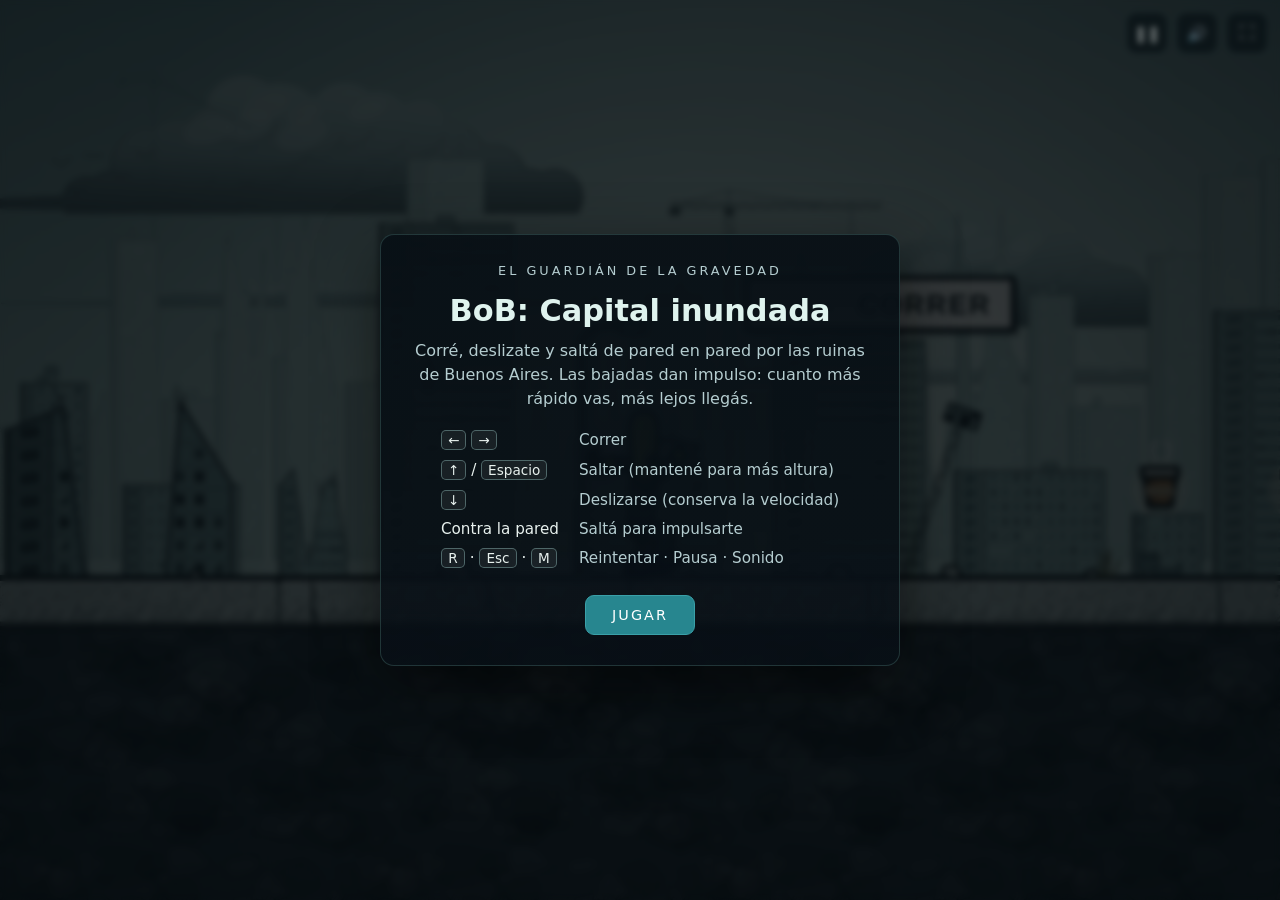
<file: JUEGO/bob/index.html>
<!DOCTYPE html>
<html lang="es">
<head>
  <meta charset="utf-8">
  <meta name="viewport" content="width=device-width, initial-scale=1, maximum-scale=1, user-scalable=no">
  <title>BoB — Aventura | El Guardián de la Gravedad</title>
  <link rel="stylesheet" href="style.css">
</head>
<body>
  <div id="stage">
    <canvas id="c" aria-label="Juego de BoB"></canvas>

    <div class="top-btns">
      <button id="btn-pause" title="Pausa (Esc)" aria-label="Pausa">❚❚</button>
      <button id="btn-mute" title="Sonido (M)" aria-label="Sonido" aria-pressed="false">🔊</button>
      <button id="btn-full" title="Pantalla completa" aria-label="Pantalla completa">⛶</button>
    </div>

    <div class="touch" aria-hidden="true">
      <div class="tgroup">
        <button class="tbtn" data-act="left">◀</button>
        <button class="tbtn" data-act="right">▶</button>
      </div>
      <div class="tgroup">
        <button class="tbtn" data-act="down">▼</button>
        <button class="tbtn big" data-act="jump">▲</button>
      </div>
    </div>

    <div id="ov" class="ov">
      <div class="panel" data-for="title">
        <p class="kicker">El Guardián de la Gravedad</p>
        <h1>BoB: Capital inundada</h1>
        <p>Corré, deslizate y saltá de pared en pared por las ruinas de Buenos Aires. Las bajadas dan impulso: cuanto más rápido vas, más lejos llegás.</p>
        <table class="keys">
          <tr><td><kbd>←</kbd> <kbd>→</kbd></td><td>Correr</td></tr>
          <tr><td><kbd>↑</kbd> / <kbd>Espacio</kbd></td><td>Saltar (mantené para más altura)</td></tr>
          <tr><td><kbd>↓</kbd></td><td>Deslizarse (conserva la velocidad)</td></tr>
          <tr><td>Contra la pared</td><td>Saltá para impulsarte</td></tr>
          <tr><td><kbd>R</kbd> · <kbd>Esc</kbd> · <kbd>M</kbd></td><td>Reintentar · Pausa · Sonido</td></tr>
        </table>
        <button id="btn-start" class="primary">Jugar</button>
      </div>

      <div class="panel" data-for="pause">
        <h1>Pausa</h1>
        <button id="btn-resume" class="primary">Continuar</button>
        <button id="btn-restart">Reiniciar nivel</button>
      </div>

      <div class="panel" data-for="done">
        <p class="kicker">Nivel completado</p>
        <h1>¡Llegaste a la F.E.M.S.!</h1>
        <table class="stats">
          <tr><td>Tiempo</td><td id="r-time">–</td></tr>
          <tr><td>Cafés</td><td id="r-beans">–</td></tr>
          <tr><td>Caídas al agua</td><td id="r-deaths">–</td></tr>
        </table>
        <p id="r-best" class="best"></p>
        <button id="btn-again" class="primary">Jugar de nuevo</button>
      </div>
    </div>
  </div>

  <script src="physics.js"></script>
  <script src="levels.js"></script>
  <script src="backdrop.js"></script>
  <script src="render.js"></script>
  <script src="character.js"></script>
  <script src="animations.js"></script>
  <script src="sprites/manifest.js"></script>
  <script src="sprites.js"></script>
  <script src="animator.js"></script>
  <script src="game.js"></script>
</body>
</html>
</file>
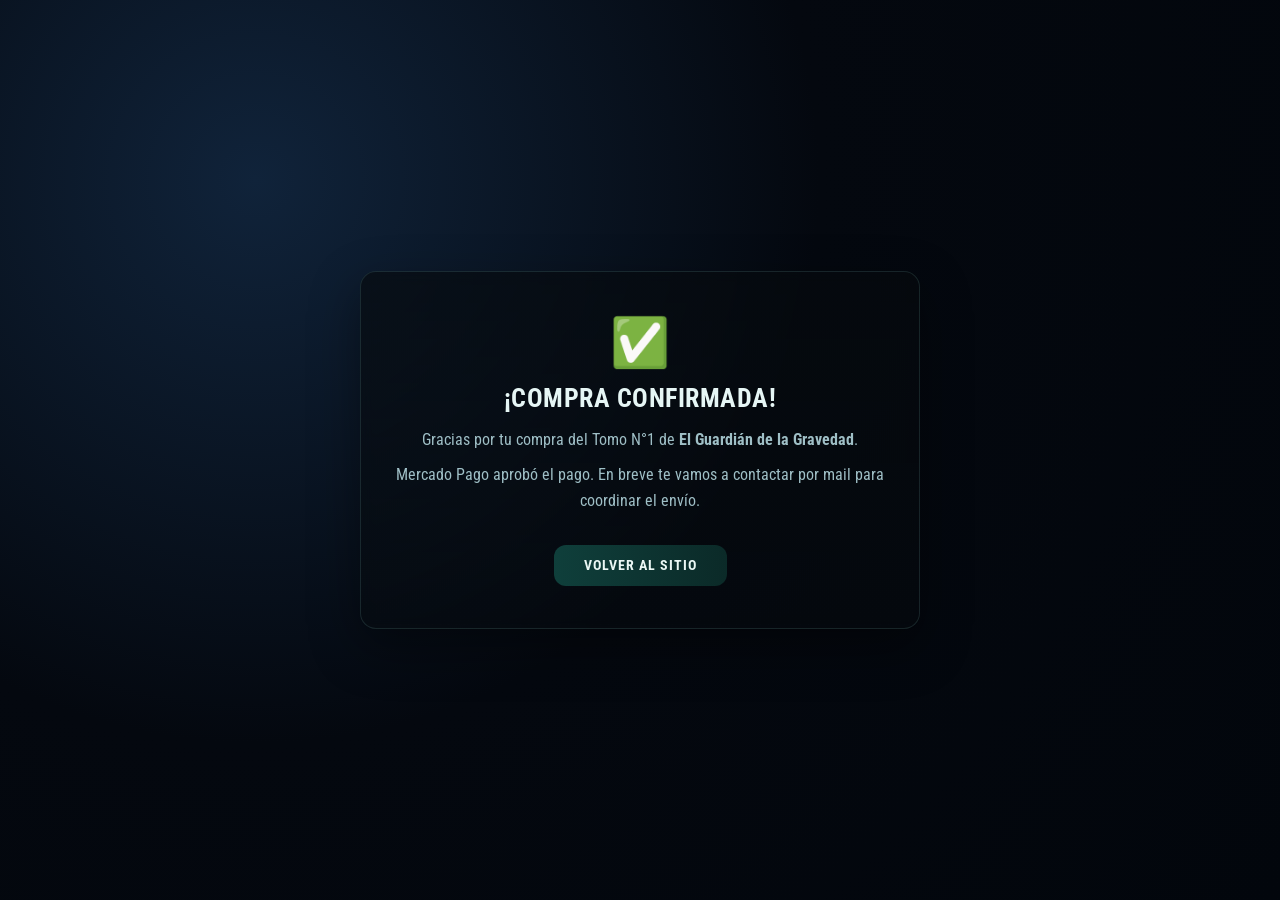
<file: compra-exitosa.html>
<!DOCTYPE html>
<html lang="es">
<head>
  <meta charset="utf-8" />
  <meta name="viewport" content="width=device-width,initial-scale=1" />
  <title>¡Compra confirmada! — El Guardián de la Gravedad</title>
  <link rel="icon" href="favicon.ico" sizes="any">
  <link rel="preconnect" href="https://fonts.googleapis.com">
  <link rel="preconnect" href="https://fonts.gstatic.com" crossorigin>
  <link href="https://fonts.googleapis.com/css2?family=Roboto+Condensed:wght@300;400;700&display=swap" rel="stylesheet">
  <style>
    *{box-sizing:border-box;margin:0;padding:0}
    html,body{height:100%}
    body{
      font-family:'Roboto Condensed',sans-serif;
      background:radial-gradient(circle at 20% 20%, #10233a 0%, #04080f 45%, #02060c 100%);
      color:#cfdde7;
      display:flex;align-items:center;justify-content:center;
      min-height:100%;padding:24px;
      -webkit-font-smoothing:antialiased;
    }
    .card{
      max-width:560px;width:100%;text-align:center;
      background:linear-gradient(180deg,rgba(6,10,14,0.66),rgba(6,10,14,0.5));
      border:1px solid rgba(110,168,161,0.18);
      border-radius:16px;padding:42px 32px;backdrop-filter:blur(6px);
      box-shadow:0 18px 50px rgba(0,0,0,0.4);
    }
    .icono{font-size:3rem;margin-bottom:12px}
    h1{font-size:1.6rem;color:#e6f6f5;letter-spacing:.5px;margin-bottom:14px;text-transform:uppercase}
    p{line-height:1.6;color:#9fbfc6;margin-bottom:10px}
    .ref{font-size:.85rem;color:#7fa8a1;margin-top:4px}
    .btn-volver{
      display:inline-block;margin-top:22px;padding:12px 30px;
      background:linear-gradient(90deg,#0f3f3b 0%,#0b2a28 100%);
      color:#eaf7f4;border-radius:12px;font-weight:700;letter-spacing:1px;text-decoration:none;
      font-size:.9rem;text-transform:uppercase;transition:transform 160ms ease;
    }
    .btn-volver:hover,.btn-volver:focus{transform:translateY(-3px)}
  </style>
</head>
<body>
  <div class="card">
    <div class="icono">✅</div>
    <h1>¡Compra confirmada!</h1>
    <p>Gracias por tu compra del Tomo N°1 de <strong>El Guardián de la Gravedad</strong>.</p>
    <p>Mercado Pago aprobó el pago. En breve te vamos a contactar por mail para coordinar el envío.</p>
    <p class="ref" id="orden-ref" hidden></p>
    <a class="btn-volver" href="index.html">Volver al sitio</a>
  </div>
  <script>
    // Si Mercado Pago agrega datos de la orden como query params, los mostramos como referencia.
    (function(){
      const params = new URLSearchParams(window.location.search);
      const ref = params.get('external_reference') || params.get('preference_id') || params.get('order_id');
      if(ref){
        const el = document.getElementById('orden-ref');
        el.textContent = 'Referencia de tu pedido: ' + ref;
        el.hidden = false;
      }
    })();
  </script>
</body>
</html>
</file>
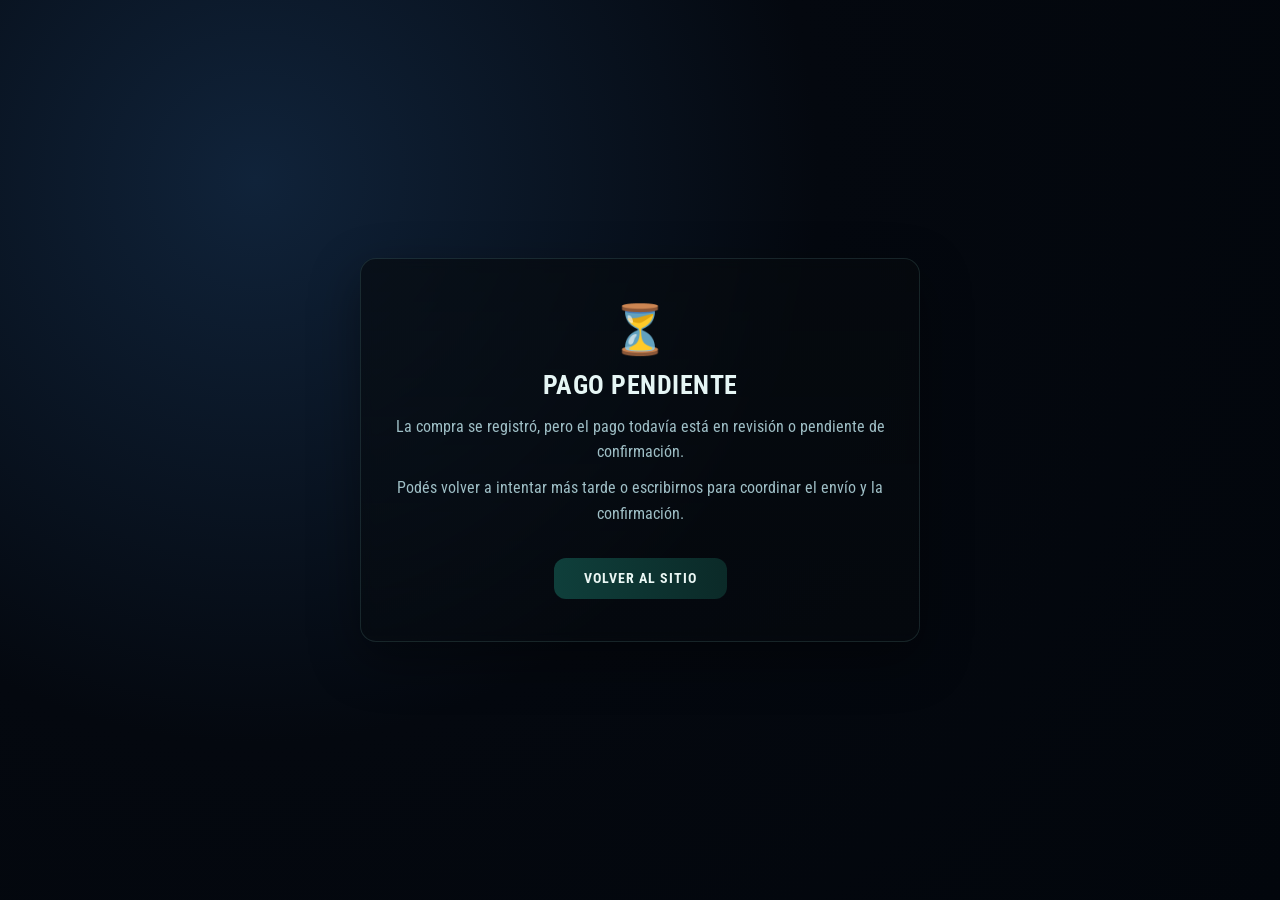
<file: compra-pendiente.html>
<!DOCTYPE html>
<html lang="es">
<head>
  <meta charset="utf-8" />
  <meta name="viewport" content="width=device-width,initial-scale=1" />
  <title>Pago pendiente — El Guardián de la Gravedad</title>
  <link rel="icon" href="favicon.ico" sizes="any">
  <link rel="preconnect" href="https://fonts.googleapis.com">
  <link rel="preconnect" href="https://fonts.gstatic.com" crossorigin>
  <link href="https://fonts.googleapis.com/css2?family=Roboto+Condensed:wght@300;400;700&display=swap" rel="stylesheet">
  <style>
    *{box-sizing:border-box;margin:0;padding:0}
    html,body{height:100%}
    body{
      font-family:'Roboto Condensed',sans-serif;
      background:radial-gradient(circle at 20% 20%, #10233a 0%, #04080f 45%, #02060c 100%);
      color:#cfdde7;
      display:flex;align-items:center;justify-content:center;min-height:100%;padding:24px;
      -webkit-font-smoothing:antialiased;
    }
    .card{
      max-width:560px;width:100%;text-align:center;
      background:linear-gradient(180deg,rgba(6,10,14,0.66),rgba(6,10,14,0.5));
      border:1px solid rgba(110,168,161,0.18);
      border-radius:16px;padding:42px 32px;backdrop-filter:blur(6px);
      box-shadow:0 18px 50px rgba(0,0,0,0.4);
    }
    .icono{font-size:3rem;margin-bottom:12px}
    h1{font-size:1.6rem;color:#e6f6f5;letter-spacing:.5px;margin-bottom:14px;text-transform:uppercase}
    p{line-height:1.6;color:#9fbfc6;margin-bottom:10px}
    .btn-volver{
      display:inline-block;margin-top:22px;padding:12px 30px;
      background:linear-gradient(90deg,#0f3f3b 0%,#0b2a28 100%);
      color:#eaf7f4;border-radius:12px;font-weight:700;letter-spacing:1px;text-decoration:none;
      font-size:.9rem;text-transform:uppercase;transition:transform 160ms ease;
    }
    .btn-volver:hover,.btn-volver:focus{transform:translateY(-3px)}
  </style>
</head>
<body>
  <div class="card">
    <div class="icono">⏳</div>
    <h1>Pago pendiente</h1>
    <p>La compra se registró, pero el pago todavía está en revisión o pendiente de confirmación.</p>
    <p>Podés volver a intentar más tarde o escribirnos para coordinar el envío y la confirmación.</p>
    <a class="btn-volver" href="index.html">Volver al sitio</a>
  </div>
</body>
</html>
</file>
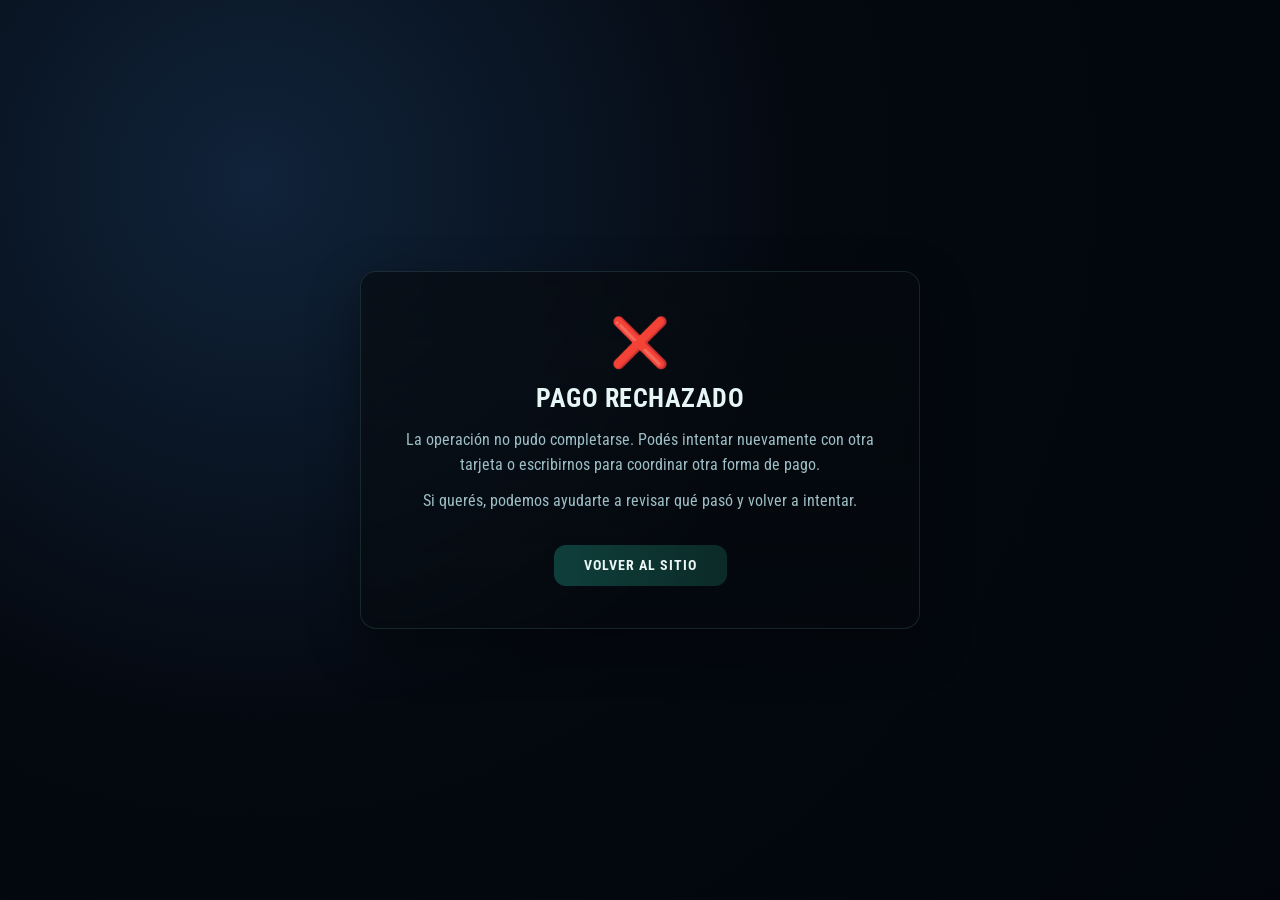
<file: compra-rechazada.html>
<!DOCTYPE html>
<html lang="es">
<head>
  <meta charset="utf-8" />
  <meta name="viewport" content="width=device-width,initial-scale=1" />
  <title>Pago rechazado — El Guardián de la Gravedad</title>
  <link rel="icon" href="favicon.ico" sizes="any">
  <link rel="preconnect" href="https://fonts.googleapis.com">
  <link rel="preconnect" href="https://fonts.gstatic.com" crossorigin>
  <link href="https://fonts.googleapis.com/css2?family=Roboto+Condensed:wght@300;400;700&display=swap" rel="stylesheet">
  <style>
    *{box-sizing:border-box;margin:0;padding:0}
    html,body{height:100%}
    body{
      font-family:'Roboto Condensed',sans-serif;
      background:radial-gradient(circle at 20% 20%, #10233a 0%, #04080f 45%, #02060c 100%);
      color:#cfdde7;
      display:flex;align-items:center;justify-content:center;min-height:100%;padding:24px;
      -webkit-font-smoothing:antialiased;
    }
    .card{
      max-width:560px;width:100%;text-align:center;
      background:linear-gradient(180deg,rgba(6,10,14,0.66),rgba(6,10,14,0.5));
      border:1px solid rgba(110,168,161,0.18);
      border-radius:16px;padding:42px 32px;backdrop-filter:blur(6px);
      box-shadow:0 18px 50px rgba(0,0,0,0.4);
    }
    .icono{font-size:3rem;margin-bottom:12px}
    h1{font-size:1.6rem;color:#e6f6f5;letter-spacing:.5px;margin-bottom:14px;text-transform:uppercase}
    p{line-height:1.6;color:#9fbfc6;margin-bottom:10px}
    .btn-volver{
      display:inline-block;margin-top:22px;padding:12px 30px;
      background:linear-gradient(90deg,#0f3f3b 0%,#0b2a28 100%);
      color:#eaf7f4;border-radius:12px;font-weight:700;letter-spacing:1px;text-decoration:none;
      font-size:.9rem;text-transform:uppercase;transition:transform 160ms ease;
    }
    .btn-volver:hover,.btn-volver:focus{transform:translateY(-3px)}
  </style>
</head>
<body>
  <div class="card">
    <div class="icono">❌</div>
    <h1>Pago rechazado</h1>
    <p>La operación no pudo completarse. Podés intentar nuevamente con otra tarjeta o escribirnos para coordinar otra forma de pago.</p>
    <p>Si querés, podemos ayudarte a revisar qué pasó y volver a intentar.</p>
    <a class="btn-volver" href="index.html">Volver al sitio</a>
  </div>
</body>
</html>
</file>
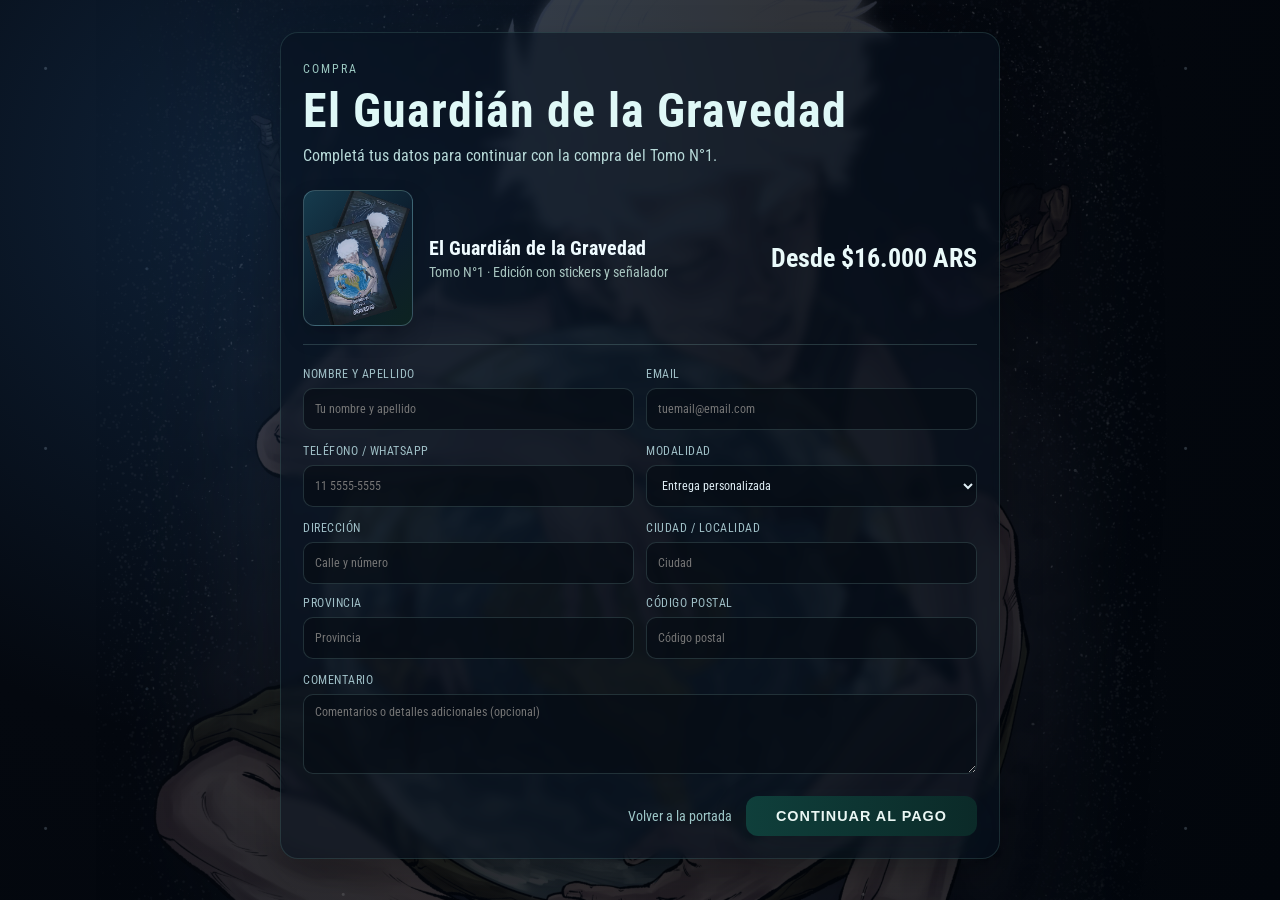
<file: compra.html>
<!DOCTYPE html>
<html lang="es">
<head>
  <meta charset="utf-8" />
  <meta name="viewport" content="width=device-width, initial-scale=1" />
  <title>Comprar — El Guardián de la Gravedad</title>
  <meta name="description" content="Formulario de compra de El Guardián de la Gravedad." />
  <link rel="preconnect" href="https://fonts.googleapis.com">
  <link rel="preconnect" href="https://fonts.gstatic.com" crossorigin>
  <link href="https://fonts.googleapis.com/css2?family=Roboto+Condensed:wght@300;400;700&display=swap" rel="stylesheet">
  <style>
    * { box-sizing: border-box; margin: 0; padding: 0; }
    html, body { height: 100%; }
    html { scroll-behavior: smooth; }
    body {
      font-family: 'Roboto Condensed', sans-serif;
      background: radial-gradient(circle at 20% 20%, #10233a 0%, #04080f 45%, #02060c 100%);
      background-attachment: fixed;
      color: #cfdde7;
      -webkit-font-smoothing: antialiased;
      -moz-osx-font-smoothing: grayscale;
      overflow-x: hidden;
      min-height: 100vh;
      display: block;
      padding: 32px 18px 40px;
      word-break: normal;
      overflow-wrap: break-word;
      hyphens: none;
    }

    body *, .purchase-card *, .field *, .book-meta * {
      word-break: normal;
      overflow-wrap: break-word;
      hyphens: none;
    }

    body::before {
      content: "";
      position: fixed;
      top: 0;
      left: 0;
      width: 100vw;
      height: 100vh;
      background-image: url("Ilustración El Guardian WEB.webp");
      background-repeat: no-repeat;
      background-position: center center;
      background-size: 85vw auto;
      background-attachment: fixed;
      opacity: 0.18;
      z-index: -1;
      pointer-events: none;
      will-change: transform, opacity;
      transform: translateZ(0);
      backface-visibility: hidden;
    }

    body::after {
      content: "";
      position: fixed;
      top: 0;
      left: 0;
      width: 100vw;
      height: 100vh;
      z-index: -2;
      pointer-events: none;
      opacity: 0.42;
      background-image:
        radial-gradient(circle at 12% 18%, rgba(210,236,255,0.45) 0 1px, transparent 2px),
        radial-gradient(circle at 84% 22%, rgba(184,230,255,0.38) 0 1px, transparent 2px),
        radial-gradient(circle at 66% 72%, rgba(241,247,255,0.32) 0 1px, transparent 2px),
        radial-gradient(circle at 35% 64%, rgba(180,220,255,0.3) 0 1px, transparent 2px),
        radial-gradient(circle at 92% 84%, rgba(240,247,255,0.34) 0 1px, transparent 2px);
      background-size: 380px 380px, 460px 460px, 520px 520px, 420px 420px, 560px 560px;
      background-repeat: repeat;
      background-attachment: fixed;
      will-change: transform, opacity;
      transform: translateZ(0);
      backface-visibility: hidden;
    }

    .page-shell {
      width: min(100%, 760px);
      display: flex;
      justify-content: center;
      min-width: 0;
      margin: 0 auto;
    }

    .purchase-card {
      width: min(100%, 720px);
      max-width: 100%;
      background: rgba(8, 18, 32, 0.58);
      border: 1px solid rgba(110, 168, 161, 0.2);
      border-radius: 18px;
      box-shadow: 0 16px 40px rgba(0, 0, 0, 0.25);
      padding: 28px 22px 22px;
      backdrop-filter: blur(4px);
      min-width: 0;
      margin: 0 auto;
    }

    .eyebrow {
      font-size: 0.78rem;
      letter-spacing: 2px;
      text-transform: uppercase;
      color: #9bc7c0;
      margin-bottom: 10px;
    }

    h1 {
      font-size: clamp(2rem, 4vw, 3rem);
      color: #dff8f7;
      letter-spacing: 1px;
      margin-bottom: 8px;
      line-height: 1.05;
      max-width: 100%;
      white-space: normal;
      overflow-wrap: break-word;
    }

    .subtitle {
      color: #b7d9d8;
      font-size: 1rem;
      margin-bottom: 22px;
      line-height: 1.5;
      max-width: 100%;
      white-space: normal;
    }

    .product-row {
      display: flex;
      align-items: center;
      justify-content: space-between;
      gap: 18px;
      flex-wrap: wrap;
      margin-bottom: 22px;
      padding-bottom: 18px;
      border-bottom: 1px solid rgba(160, 214, 209, 0.2);
      min-width: 0;
    }

    .book {
      display: flex;
      align-items: center;
      gap: 16px;
      min-width: 0;
      flex: 1 1 280px;
    }

    .book-cover {
      width: 110px;
      height: 136px;
      border-radius: 12px;
      object-fit: cover;
      display: block;
      border: 1px solid rgba(167, 220, 227, 0.28);
      box-shadow: 0 10px 22px rgba(0,0,0,0.18);
      background: linear-gradient(135deg, #163b4d, #0c1d2d 55%, #0d2321 100%);
      flex-shrink: 0;
    }

    .book-meta {
      min-width: 0;
      flex: 1 1 180px;
    }

    .book-meta strong {
      display: block;
      font-size: clamp(1rem, 2vw, 1.25rem);
      color: #effbff;
      margin-bottom: 4px;
      white-space: normal;
      line-height: 1.2;
    }

    .book-meta span {
      color: #a7c4bf;
      font-size: 0.9rem;
      display: block;
      white-space: normal;
    }

    .price {
      font-size: clamp(1.3rem, 2vw, 1.6rem);
      font-weight: 700;
      color: #eafafa;
      white-space: normal;
    }

    form {
      display: grid;
      gap: 14px;
    }

    .row {
      display: grid;
      grid-template-columns: repeat(2, minmax(0, 1fr));
      gap: 12px;
    }

    .field {
      display: flex;
      flex-direction: column;
      gap: 7px;
      color: #9fbfc6;
      font-size: 0.76rem;
      text-transform: uppercase;
      letter-spacing: 0.5px;
    }

    .field input,
    .field select,
    .field textarea {
      width: 100%;
      border: 1px solid rgba(144, 194, 190, 0.2);
      border-radius: 10px;
      padding: 10px 11px;
      background: rgba(6, 12, 20, 0.7);
      color: #dfeef5;
      font: inherit;
      resize: vertical;
      min-height: 42px;
    }

    .field textarea { min-height: 80px; }
    .field input:focus,
    .field select:focus,
    .field textarea:focus {
      outline: none;
      border-color: rgba(149, 211, 206, 0.75);
      box-shadow: 0 0 0 2px rgba(134, 208, 201, 0.14);
    }

    .field.full { grid-column: 1 / -1; }

    .shipping-row {
      display: grid;
      grid-template-columns: repeat(2, minmax(0, 1fr));
      gap: 12px;
    }

    .actions {
      margin-top: 8px;
      display: flex;
      justify-content: flex-end;
      align-items: center;
      gap: 14px;
      flex-wrap: wrap;
    }

    .btn-comprar {
      display: inline-block;
      padding: 12px 30px;
      background: linear-gradient(90deg, #0f3f3b 0%, #0b2a28 100%);
      color: #eaf7f4;
      border: none;
      border-radius: 12px;
      font-weight: 700;
      letter-spacing: 1px;
      text-decoration: none;
      font-size: 0.9rem;
      text-transform: uppercase;
      box-shadow: 0 12px 36px rgba(8,36,34,0.2);
      transition: transform 160ms ease, box-shadow 160ms ease, filter 160ms ease;
      cursor: pointer;
    }

    .btn-comprar:hover,
    .btn-comprar:focus {
      transform: translateY(-1px);
      filter: brightness(1.04);
    }

    .secondary-link {
      color: #9ec7c8;
      text-decoration: none;
      font-size: 0.9rem;
    }

    .compra-error {
      color: #ffd9d9;
      font-size: 0.9rem;
      margin-top: 10px;
      min-height: 20px;
    }

    @media (max-width: 640px) {
      .row,
      .shipping-row {
        grid-template-columns: 1fr;
      }

      .purchase-card {
        padding: 24px 16px 18px;
      }

      .product-row {
        align-items: flex-start;
      }

      .book {
        flex-direction: column;
        align-items: flex-start;
      }

      .book-cover {
        width: 96px;
        height: 122px;
      }

      .actions {
        justify-content: stretch;
      }

      .btn-comprar {
        width: 100%;
        text-align: center;
      }
    }
  </style>
</head>
<body>
  <main class="page-shell">
    <section class="purchase-card" aria-labelledby="purchase-title">
      <div class="eyebrow">Compra</div>
      <h1 id="purchase-title">El Guardián de la Gravedad</h1>
      <p class="subtitle">Completá tus datos para continuar con la compra del Tomo N°1.</p>

      <div class="product-row">
        <div class="book">
          <img class="book-cover" src="COMPRA/Foto compra 1.png" alt="Portada del tomo 1 de El Guardián de la Gravedad" loading="eager" />
          <div class="book-meta">
            <strong>El Guardián de la Gravedad</strong>
            <span>Tomo N°1 · Edición con stickers y señalador</span>
          </div>
        </div>
        <div class="price">Desde $16.000 ARS</div>
      </div>

      <form id="checkout-form" novalidate>
        <div class="row">
          <label class="field">
            <span>Nombre y apellido</span>
            <input id="customer_name" name="customer_name" type="text" placeholder="Tu nombre y apellido" required>
          </label>
          <label class="field">
            <span>Email</span>
            <input id="customer_email" name="customer_email" type="email" placeholder="tuemail@email.com" required>
          </label>
        </div>

        <div class="row">
          <label class="field">
            <span>Teléfono / WhatsApp</span>
            <input id="customer_phone" name="customer_phone" type="tel" placeholder="11 5555-5555" required>
          </label>
          <label class="field">
            <span>Modalidad</span>
            <select id="delivery_method" name="delivery_method" required>
              <option value="entrega_personalizada">Entrega personalizada</option>
              <option value="envio_personalizado">Envío personalizado</option>
            </select>
          </label>
        </div>

        <div id="shipping-fields" class="shipping-row" hidden>
          <label class="field">
            <span>Dirección</span>
            <input id="shipping_address" name="shipping_address" type="text" placeholder="Calle y número">
          </label>
          <label class="field">
            <span>Ciudad / localidad</span>
            <input id="shipping_city" name="shipping_city" type="text" placeholder="Ciudad">
          </label>
          <label class="field">
            <span>Provincia</span>
            <input id="shipping_province" name="shipping_province" type="text" placeholder="Provincia">
          </label>
          <label class="field">
            <span>Código postal</span>
            <input id="shipping_postal_code" name="shipping_postal_code" type="text" placeholder="Código postal">
          </label>
        </div>

        <label class="field full">
          <span>Comentario</span>
          <textarea id="customer_note" name="customer_note" placeholder="Comentarios o detalles adicionales (opcional)"></textarea>
        </label>

        <div class="actions">
          <a class="secondary-link" href="index.html">Volver a la portada</a>
          <button id="compra-btn" class="btn-comprar" type="submit">Continuar al pago</button>
        </div>
      </form>

      <p id="compra-error" class="compra-error" aria-live="polite" hidden></p>
    </section>
  </main>

  <script>
    const CHECKOUT_BACKEND_URL = 'https://mercadopago-backend-five.vercel.app';
    const compraBtn = document.getElementById('compra-btn');
    const compraError = document.getElementById('compra-error');
    const deliveryMethodSelect = document.getElementById('delivery_method');
    const shippingFields = document.getElementById('shipping-fields');

    function toggleShippingFields() {
      if (!shippingFields || !deliveryMethodSelect) return;
      shippingFields.hidden = deliveryMethodSelect.value !== 'envio_personalizado';
    }

    if (deliveryMethodSelect) {
      deliveryMethodSelect.addEventListener('change', toggleShippingFields);
      toggleShippingFields();
    }

    function getCheckoutPayload() {
      const customerName = document.getElementById('customer_name')?.value.trim() || '';
      const customerEmail = document.getElementById('customer_email')?.value.trim() || '';
      const customerPhone = document.getElementById('customer_phone')?.value.trim() || '';
      const deliveryMethod = deliveryMethodSelect ? deliveryMethodSelect.value : 'entrega_personalizada';
      const shippingAddress = document.getElementById('shipping_address')?.value.trim() || '';
      const shippingCity = document.getElementById('shipping_city')?.value.trim() || '';
      const shippingProvince = document.getElementById('shipping_province')?.value.trim() || '';
      const shippingPostalCode = document.getElementById('shipping_postal_code')?.value.trim() || '';
      const customerNote = document.getElementById('customer_note')?.value.trim() || '';

      if (!customerName || !customerEmail || !customerPhone || !deliveryMethod) {
        throw new Error('Completá tu nombre, email, teléfono y modalidad de entrega.');
      }

      if (!/^[^\s@]+@[^\s@]+\.[^\s@]+$/.test(customerEmail)) {
        throw new Error('Ingresá un email válido.');
      }

      if (deliveryMethod === 'envio_personalizado') {
        if (!shippingAddress || !shippingCity || !shippingProvince || !shippingPostalCode) {
          throw new Error('Para envío personalizado, completá dirección, ciudad, provincia y código postal.');
        }
      }

      return {
        customer_name: customerName,
        customer_email: customerEmail,
        customer_phone: customerPhone,
        delivery_method: deliveryMethod,
        shipping_address: deliveryMethod === 'envio_personalizado' ? shippingAddress : null,
        shipping_city: deliveryMethod === 'envio_personalizado' ? shippingCity : null,
        shipping_province: deliveryMethod === 'envio_personalizado' ? shippingProvince : null,
        shipping_postal_code: deliveryMethod === 'envio_personalizado' ? shippingPostalCode : null,
        customer_note: customerNote || null,
      };
    }

    function setButtonState(isLoading) {
      if (!compraBtn) return;
      compraBtn.disabled = isLoading;
      compraBtn.textContent = isLoading ? 'Procesando...' : 'Continuar al pago';
    }

    if (compraBtn) {
      compraBtn.addEventListener('click', function (event) {
        event.preventDefault();
        if (compraBtn.disabled) return;

        if (compraError) compraError.hidden = true;

        try {
          const payload = getCheckoutPayload();
          setButtonState(true);

          fetch(CHECKOUT_BACKEND_URL + '/api/create-order', {
            method: 'POST',
            headers: { 'Content-Type': 'application/json' },
            body: JSON.stringify(payload),
          })
            .then(function (response) {
              if (!response.ok) throw new Error('create-order respondió ' + response.status);
              return response.json();
            })
            .then(function (data) {
              if (!data || !data.checkout_url) throw new Error('Respuesta sin checkout_url');
              window.location.href = data.checkout_url;
            })
            .catch(function (error) {
              console.error('No se pudo iniciar la compra:', error);
              if (compraError) {
                compraError.textContent = error?.message || 'No pudimos conectar con el checkout. Probá de nuevo en unos segundos.';
                compraError.hidden = false;
              }
              setButtonState(false);
            });
        } catch (error) {
          console.error('Validación del formulario fallida:', error);
          if (compraError) {
            compraError.textContent = error.message || 'Completá los datos requeridos.';
            compraError.hidden = false;
          }
          setButtonState(false);
        }
      });
    }
  </script>
</body>
</html>
</file>
<file: JUEGO/bob/style.css>
*{box-sizing:border-box;margin:0;padding:0;-webkit-tap-highlight-color:transparent}
html,body{width:100%;height:100%;overflow:hidden;background:#04080f;color:#e8f1ee;
  font-family:"Roboto Condensed","Arial Narrow",system-ui,sans-serif;touch-action:none;
  -webkit-user-select:none;user-select:none}
#stage{position:fixed;inset:0}
canvas{display:block;width:100%;height:100%}

.top-btns{position:absolute;top:12px;right:12px;display:flex;gap:8px;z-index:3}
.top-btns button{width:42px;height:42px;border-radius:10px;border:1px solid rgba(160,210,205,.25);
  background:rgba(8,18,24,.62);color:#e8f1ee;font-size:16px;cursor:pointer;backdrop-filter:blur(4px)}
.top-btns button:hover,.top-btns button:focus-visible{background:rgba(30,70,74,.8);outline:none}

.ov{position:absolute;inset:0;display:none;align-items:center;justify-content:center;
  background:rgba(4,10,14,.55);backdrop-filter:blur(3px);z-index:4;padding:16px}
.ov.on{display:flex}
.panel{display:none;max-width:520px;width:100%;padding:26px 28px;border-radius:14px;text-align:center;
  background:linear-gradient(180deg,rgba(8,16,22,.92),rgba(8,16,22,.84));border:1px solid rgba(110,168,161,.25);
  box-shadow:0 20px 60px rgba(0,0,0,.5);max-height:100%;overflow:auto}
.panel.on{display:block}
.kicker{font-size:.8rem;letter-spacing:3px;text-transform:uppercase;color:#7fb6b0;margin-bottom:6px}
h1{font-size:1.9rem;color:#dff3ee;margin-bottom:12px;line-height:1.1}
.panel p{color:#b5cdd0;line-height:1.5;margin-bottom:14px}
.keys,.stats{margin:0 auto 18px;border-collapse:collapse;text-align:left;font-size:.95rem}
.keys td,.stats td{padding:5px 10px;color:#b5cdd0}
.keys td:first-child{white-space:nowrap;color:#e8f1ee}
.stats td:last-child{text-align:right;color:#f1ecd8;font-weight:700;font-size:1.1rem}
kbd{display:inline-block;min-width:24px;padding:1px 6px;border-radius:5px;border:1px solid rgba(160,210,205,.4);
  background:rgba(255,255,255,.06);font:inherit;font-size:.85rem;text-align:center}
.best{color:#e8c04b!important;font-weight:700}
.panel button{display:inline-block;margin:4px;padding:11px 26px;border-radius:9px;border:1px solid rgba(110,168,161,.35);
  background:transparent;color:#d6ebe6;text-transform:uppercase;letter-spacing:2px;font:inherit;font-size:.9rem;cursor:pointer}
.panel button:hover,.panel button:focus-visible{background:rgba(110,168,161,.16);outline:none}
.panel button.primary{background:#1f6f78;border-color:#3aa0a8;color:#fff}
.panel button.primary:hover,.panel button.primary:focus-visible{background:#27868f}

.touch{position:absolute;left:0;right:0;bottom:0;display:none;justify-content:space-between;
  padding:0 16px calc(16px + env(safe-area-inset-bottom));z-index:3;pointer-events:none}
.is-touch .touch{display:flex}
.tgroup{display:flex;gap:12px;align-items:flex-end;pointer-events:auto}
.tbtn{width:72px;height:72px;border-radius:50%;border:2px solid rgba(200,235,230,.35);background:rgba(8,18,24,.5);
  color:#e8f1ee;font-size:26px;touch-action:none}
.tbtn.big{width:92px;height:92px}
.tbtn.on{background:rgba(58,160,168,.55)}

@media (max-height:420px){
  .panel{padding:14px 18px}
  h1{font-size:1.4rem;margin-bottom:6px}
  .panel p{margin-bottom:8px;font-size:.9rem}
  .keys{font-size:.8rem;margin-bottom:10px}
  .keys td{padding:2px 8px}
}
</file>
